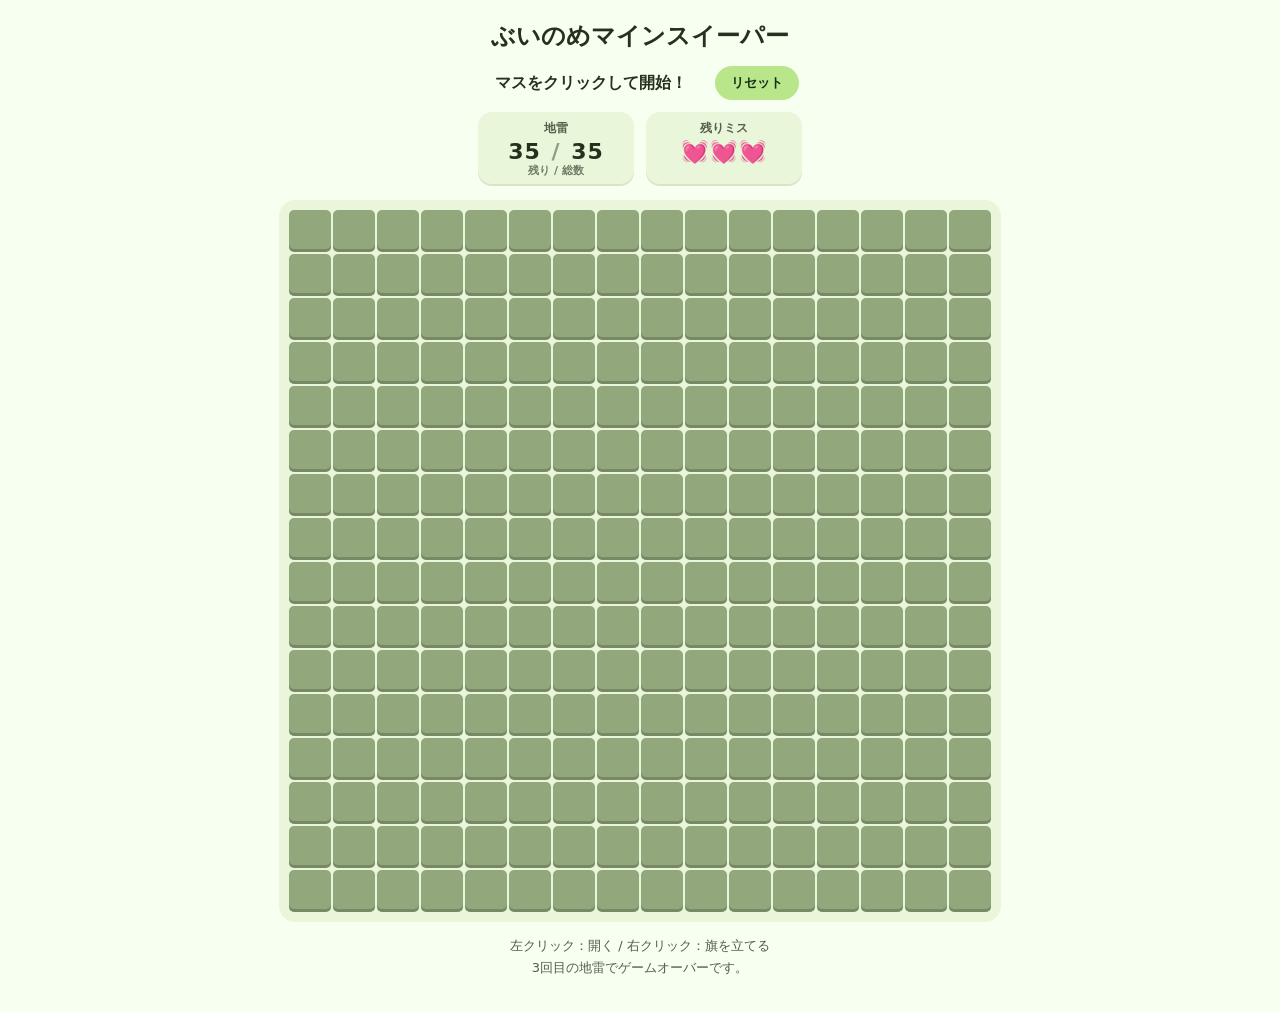
<file: index.html>
<!doctype html>
<html lang="ja">
<head>
  <meta charset="UTF-8" />
  <meta name="viewport" content="width=device-width, initial-scale=1.0" />
  <title>ぶいのめマインスイーパー</title>
  <link rel="stylesheet" href="style.css" />
</head>
<body>
  <main class="wrap">
    <h1>ぶいのめマインスイーパー</h1>

    <div class="top-status">
      <span id="message">マスをクリックして開始！</span>
      <button id="resetButton">リセット</button>
    </div>

    <div class="info">
      <div class="info-card">
        <span class="label">地雷</span>
        <span class="value mine-info">
          <span id="mineRemaining">0</span>
          <span class="slash">/</span>
          <span id="mineTotal">0</span>
        </span>
        <span class="sub-label">残り / 総数</span>
      </div>

      <div class="info-card">
        <span class="label">残りミス</span>
        <span id="lifeDisplay" class="value lives">💓💓💓</span>
      </div>
    </div>

    <div id="board" class="board" aria-label="マインスイーパー盤面"></div>

    <p class="hint">
      左クリック：開く / 右クリック：旗を立てる<br>
      3回目の地雷でゲームオーバーです。
    </p>
  </main>

  <script src="script.js"></script>
</body>
</html>
</file>
<file: style.css>
:root {
  --cell-size: min(8vw, 42px);
}

body {
  margin: 0;
  min-height: 100vh;
  display: grid;
  place-items: center;
  background: #f7fff0;
  font-family: system-ui, -apple-system, BlinkMacSystemFont, "Segoe UI", sans-serif;
  color: #25301f;
}

.wrap {
  text-align: center;
  padding: 20px;
}

h1 {
  margin: 0 0 14px;
  font-size: 24px;
}

.top-status {
  display: flex;
  justify-content: center;
  align-items: center;
  gap: 14px;
  margin-bottom: 12px;
  flex-wrap: wrap;
}

#message {
  min-width: 220px;
  font-weight: 900;
}

button {
  cursor: pointer;
  font-family: inherit;
}

#resetButton {
  border: 0;
  border-radius: 999px;
  padding: 8px 16px;
  background: #b9e58b;
  color: #173014;
  font-weight: 900;
}

.info {
  display: flex;
  justify-content: center;
  gap: 12px;
  margin-bottom: 14px;
  flex-wrap: wrap;
}

.info-card {
  min-width: 132px;
  padding: 8px 12px;
  border-radius: 14px;
  background: #eaf6da;
  box-shadow: inset 0 -2px 0 rgba(0, 0, 0, 0.08);
}

.label {
  display: block;
  font-size: 12px;
  opacity: 0.75;
  font-weight: 700;
}

.sub-label {
  display: block;
  margin-top: -1px;
  font-size: 11px;
  opacity: 0.62;
  font-weight: 700;
}

.value {
  display: block;
  margin-top: 2px;
  font-size: 22px;
  font-weight: 900;
}

.mine-info {
  letter-spacing: 1px;
}

.slash {
  opacity: 0.45;
  padding: 0 2px;
}

.lives {
  letter-spacing: 2px;
}

.board {
  display: grid;
  grid-template-columns: repeat(16, var(--cell-size));
  grid-template-rows: repeat(16, var(--cell-size));
  gap: 2px;
  justify-content: center;
  user-select: none;
  padding: 10px;
  background: #eaf6da;
  border-radius: 16px;
}

.cell {
  width: var(--cell-size);
  height: var(--cell-size);
  border: 0;
  border-radius: 5px;
  background: #92a77c;
  box-shadow: inset 0 -3px 0 rgba(0, 0, 0, 0.18);
  font-weight: 900;
  font-size: calc(var(--cell-size) * 0.46);
  line-height: var(--cell-size);
  text-align: center;
  cursor: pointer;
  padding: 0;
}

.cell:hover {
  filter: brightness(1.09);
}

.cell.open {
  background: #fff1b8;
  box-shadow: none;
  cursor: default;
}

.cell.flag {
  background: #f6d36b;
}

.cell.mine {
  background: #92d36e;
  color: transparent;
  font-size: 0;
  box-shadow: none;
}

.cell.mistake {
  background: #f6b26b;
  color: #5f2a00;
  font-size: calc(var(--cell-size) * 0.5);
}

.cell.exploded {
  background: #78bd43;
}

.n1 { color: #2369d1; }
.n2 { color: #269447; }
.n3 { color: #d14242; }
.n4 { color: #5d3fd3; }
.n5 { color: #9d3a00; }
.n6 { color: #008b8b; }
.n7 { color: #333; }
.n8 { color: #777; }

.hint {
  font-size: 13px;
  opacity: 0.78;
  line-height: 1.7;
}
</file>
